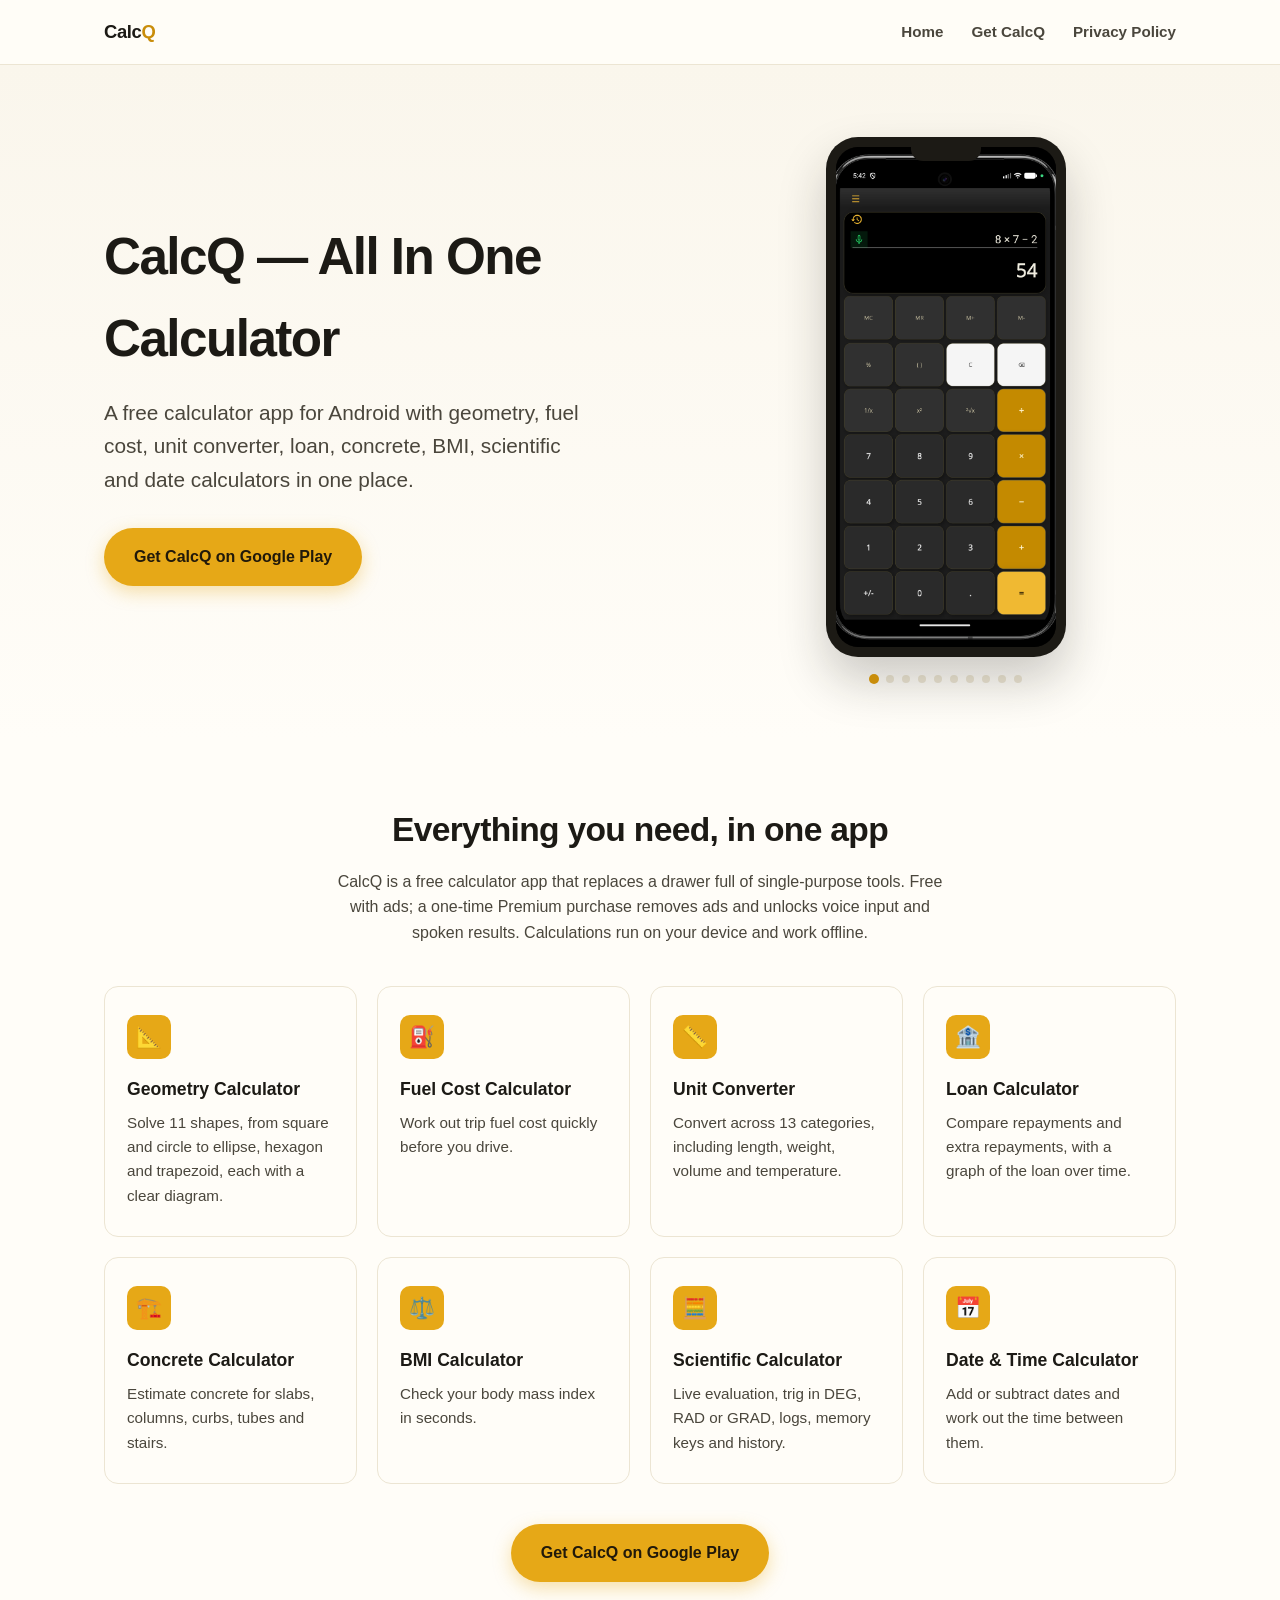
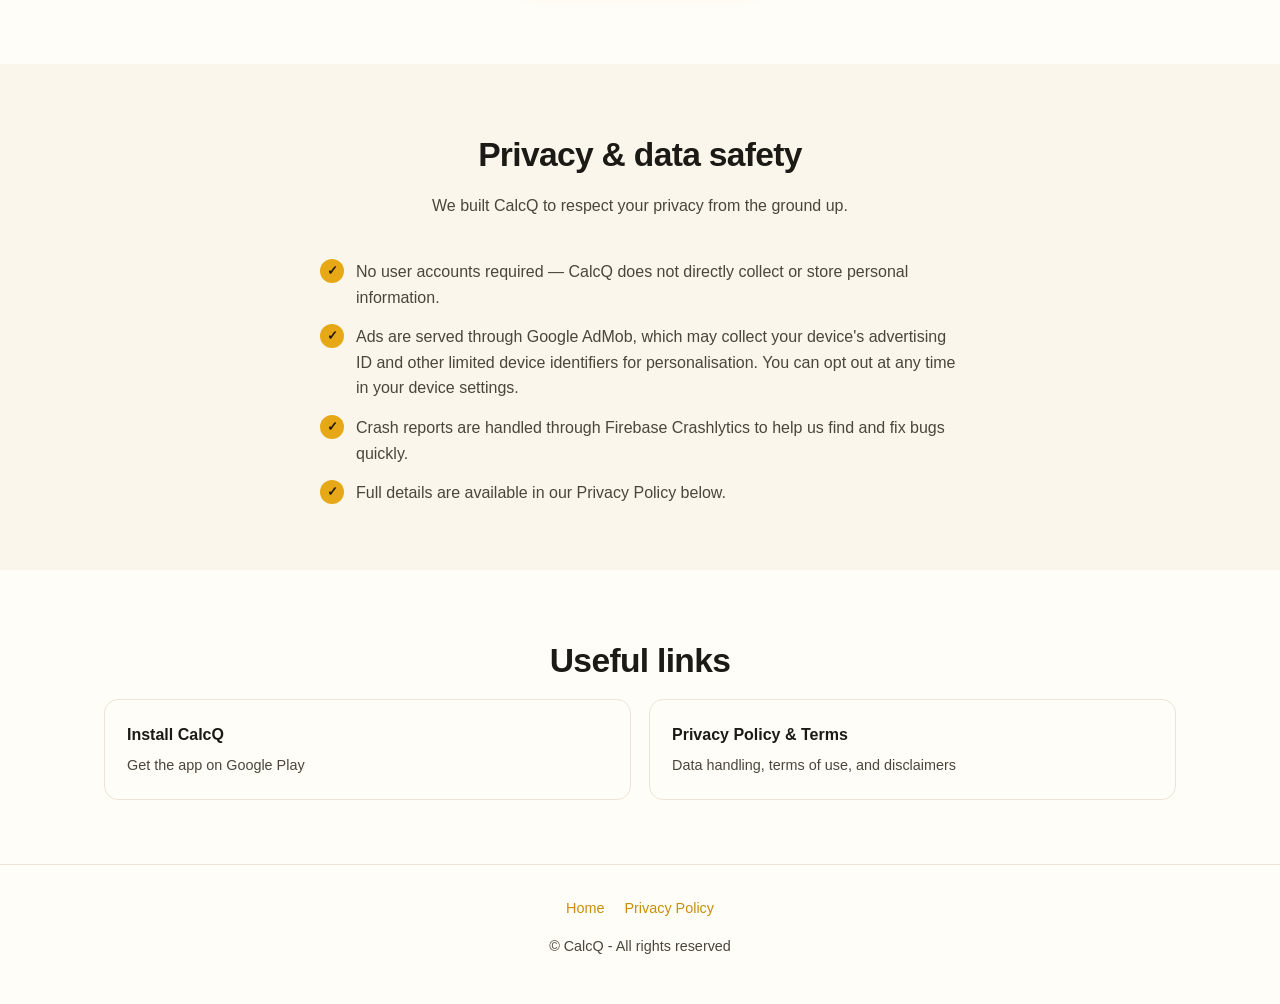
<file: index.html>
<!DOCTYPE html>
<html lang="en">
<head>
<!-- Google tag (gtag.js) -->
<script async src="https://www.googletagmanager.com/gtag/js?id=G-J29QKY971H"></script>
<script>
  window.dataLayer = window.dataLayer || [];
  function gtag(){dataLayer.push(arguments);}
  gtag('js', new Date());

  gtag('config', 'G-J29QKY971H');
</script>
<meta charset="UTF-8">
<meta name="viewport" content="width=device-width, initial-scale=1.0">
<title>CalcQ - Free All-In-One Calculator App for Android</title>
<meta name="description" content="Free calculator app for Android: geometry, fuel cost, unit converter, loan, concrete, BMI, scientific and date calculators in one app. Works offline.">
<link rel="canonical" href="https://montechapps.github.io/">
<meta property="og:type" content="website">
<meta property="og:title" content="CalcQ - Free All-In-One Calculator App for Android">
<meta property="og:description" content="Geometry, fuel cost, unit converter, loan, concrete, BMI, scientific and date calculators in one free Android app.">
<meta property="og:image" content="https://montechapps.github.io/images/screenshots/05.png">
<link rel="stylesheet" href="style.css">
</head>
<!-- Replace images/screenshots/01.png-10.png with real app screenshots (same filenames) -->

<body>

<header class="site-nav">
  <div class="wrap">
    <a class="brand" href="index.html">Calc<span class="accent">Q</span></a>
    <ul class="nav-links">
      <li><a href="index.html">Home</a></li>
      <li><a href="https://play.google.com/store/apps/details?id=com.calcq.calculator&referrer=utm_source%3Dwebsite%26utm_medium%3Dreferral%26utm_campaign%3Dsite" target="_blank" rel="noopener">Get CalcQ</a></li>
      <li><a href="privacy.html">Privacy Policy</a></li>
    </ul>
  </div>
</header>

<section class="hero">
  <div class="wrap hero-grid">
    <div class="hero-copy">
      <h1>CalcQ &mdash; All In One Calculator</h1>
      <p class="tagline">A free calculator app for Android with geometry, fuel cost, unit converter, loan, concrete, BMI, scientific and date calculators in one place.</p>
      <div class="hero-actions">
        <a class="btn btn-primary" href="https://play.google.com/store/apps/details?id=com.calcq.calculator&referrer=utm_source%3Dwebsite%26utm_medium%3Dreferral%26utm_campaign%3Dsite" target="_blank" rel="noopener">
          Get CalcQ on Google Play
        </a>
      </div>
    </div>
    <div class="hero-showcase">
      <div class="phone-frame">
        <div class="phone-notch"></div>
        <div class="phone-screen" id="slideshow">
          <img src="images/screenshots/01.png" alt="CalcQ scientific calculator screen" class="slide active">
          <img src="images/screenshots/02.png" alt="CalcQ voice input calculation" class="slide">
          <img src="images/screenshots/03.png" alt="CalcQ BMI calculator" class="slide">
          <img src="images/screenshots/04.png" alt="CalcQ unit converter, area" class="slide">
          <img src="images/screenshots/05.png" alt="CalcQ calculator tools home screen" class="slide">
          <img src="images/screenshots/06.png" alt="CalcQ date add and subtract calculator" class="slide">
          <img src="images/screenshots/07.png" alt="CalcQ loan repayment calculator with graph" class="slide">
          <img src="images/screenshots/08.png" alt="CalcQ navigation menu" class="slide">
          <img src="images/screenshots/09.png" alt="CalcQ fuel cost calculator" class="slide">
          <img src="images/screenshots/10.png" alt="CalcQ calculation history" class="slide">
        </div>
      </div>
      <div class="slide-dots" id="slideDots"></div>
    </div>
  </div>
</section>

<section id="features">
  <div class="wrap">
    <h2>Everything you need, in one app</h2>
    <p class="section-lead">CalcQ is a free calculator app that replaces a drawer full of single-purpose tools. Free with ads; a one-time Premium purchase removes ads and unlocks voice input and spoken results. Calculations run on your device and work offline.</p>
    <div class="card-grid">
      <div class="card">
        <div class="icon">📐</div>
        <h3>Geometry Calculator</h3>
        <p>Solve 11 shapes, from square and circle to ellipse, hexagon and trapezoid, each with a clear diagram.</p>
      </div>
      <div class="card">
        <div class="icon">⛽</div>
        <h3>Fuel Cost Calculator</h3>
        <p>Work out trip fuel cost quickly before you drive.</p>
      </div>
      <div class="card">
        <div class="icon">📏</div>
        <h3>Unit Converter</h3>
        <p>Convert across 13 categories, including length, weight, volume and temperature.</p>
      </div>
      <div class="card">
        <div class="icon">🏦</div>
        <h3>Loan Calculator</h3>
        <p>Compare repayments and extra repayments, with a graph of the loan over time.</p>
      </div>
      <div class="card">
        <div class="icon">🏗️</div>
        <h3>Concrete Calculator</h3>
        <p>Estimate concrete for slabs, columns, curbs, tubes and stairs.</p>
      </div>
      <div class="card">
        <div class="icon">⚖️</div>
        <h3>BMI Calculator</h3>
        <p>Check your body mass index in seconds.</p>
      </div>
      <div class="card">
        <div class="icon">🧮</div>
        <h3>Scientific Calculator</h3>
        <p>Live evaluation, trig in DEG, RAD or GRAD, logs, memory keys and history.</p>
      </div>
      <div class="card">
        <div class="icon">📅</div>
        <h3>Date &amp; Time Calculator</h3>
        <p>Add or subtract dates and work out the time between them.</p>
      </div>
    </div>
    <div class="hero-actions" style="justify-content:center;margin-top:40px">
      <a class="btn btn-primary" href="https://play.google.com/store/apps/details?id=com.calcq.calculator&referrer=utm_source%3Dwebsite%26utm_medium%3Dreferral%26utm_campaign%3Dsite" target="_blank" rel="noopener">
        Get CalcQ on Google Play
      </a>
    </div>
  </div>
</section>

<section class="section-alt" id="privacy">
  <div class="wrap">
    <h2>Privacy &amp; data safety</h2>
    <p class="section-lead">We built CalcQ to respect your privacy from the ground up.</p>
    <ul class="trust-list">
      <li>No user accounts required &mdash; CalcQ does not directly collect or store personal information.</li>
      <li>Ads are served through Google AdMob, which may collect your device's advertising ID and other limited device identifiers for personalisation. You can opt out at any time in your device settings.</li>
      <li>Crash reports are handled through Firebase Crashlytics to help us find and fix bugs quickly.</li>
      <li>Full details are available in our Privacy Policy below.</li>
    </ul>
  </div>
</section>

<section id="links">
  <div class="wrap">
    <h2>Useful links</h2>
    <div class="link-cards">
      <a class="link-card" href="https://play.google.com/store/apps/details?id=com.calcq.calculator&referrer=utm_source%3Dwebsite%26utm_medium%3Dreferral%26utm_campaign%3Dsite" target="_blank" rel="noopener">Install CalcQ
        <span>Get the app on Google Play</span>
      </a>
      <a class="link-card" href="privacy.html">Privacy Policy &amp; Terms
        <span>Data handling, terms of use, and disclaimers</span>
      </a>
    </div>
  </div>
</section>

<footer>
  <nav>
    <a href="index.html">Home</a>
    <a href="privacy.html">Privacy Policy</a>
  </nav>
  <p>&copy; CalcQ - All rights reserved</p>
</footer>

<script src="slideshow.js"></script>
</body>
</html>
</file>
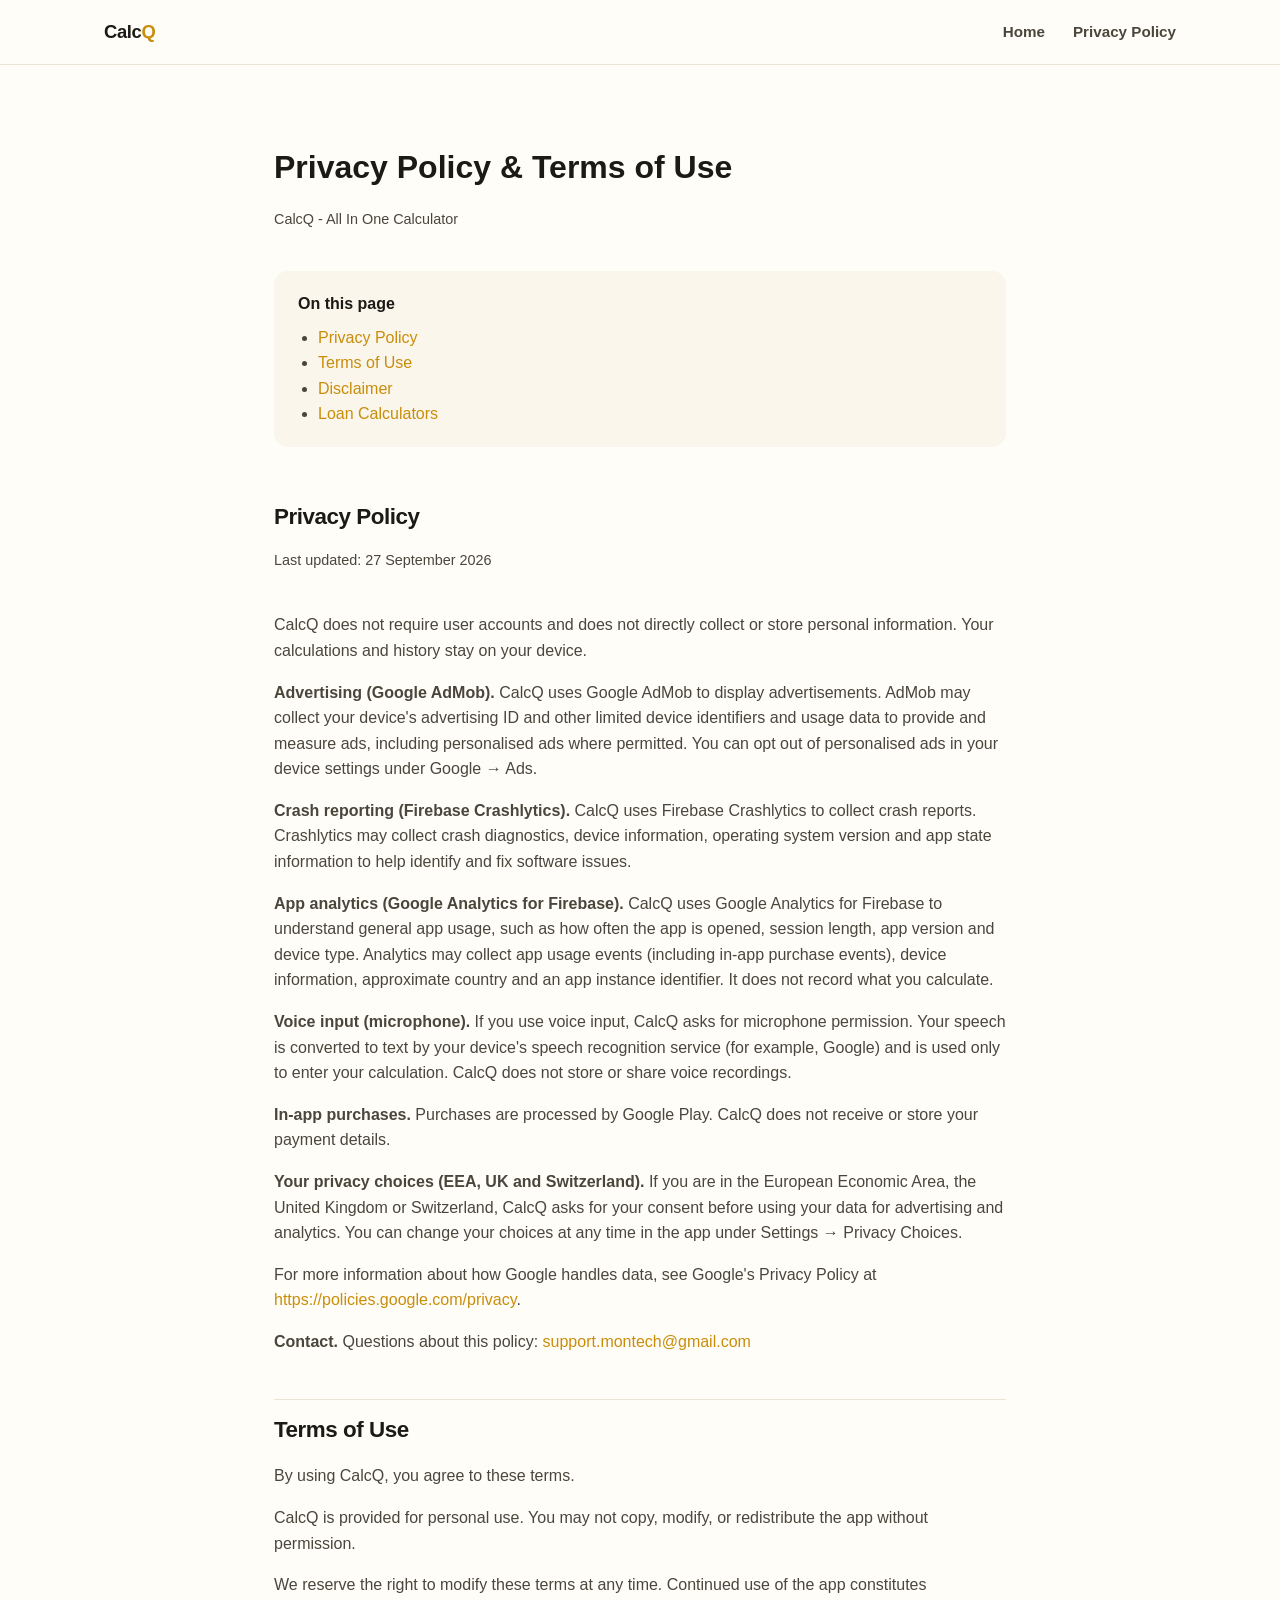
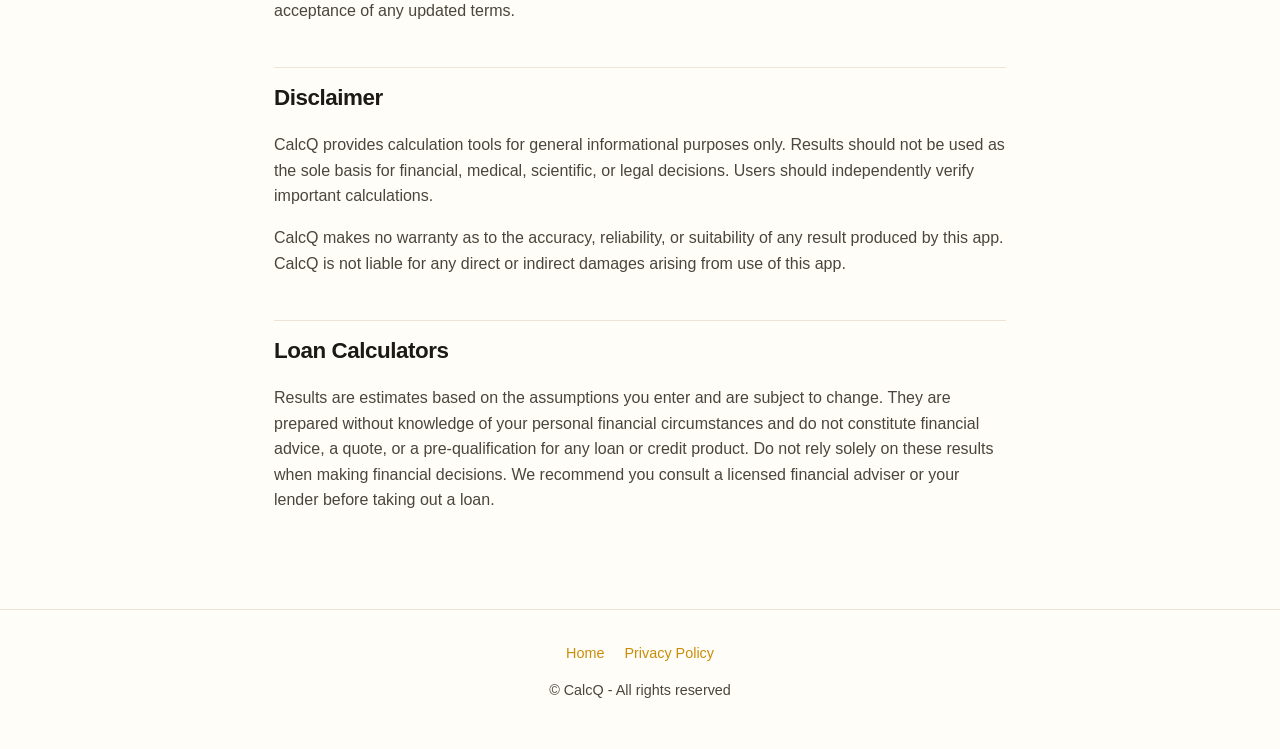
<file: privacy.html>
<!DOCTYPE html>
<html lang="en">
<head>
<!-- Google tag (gtag.js) -->
<script async src="https://www.googletagmanager.com/gtag/js?id=G-J29QKY971H"></script>
<script>
  window.dataLayer = window.dataLayer || [];
  function gtag(){dataLayer.push(arguments);}
  gtag('js', new Date());

  gtag('config', 'G-J29QKY971H');
</script>
<meta charset="UTF-8">
<meta name="viewport" content="width=device-width, initial-scale=1.0">
<title>Privacy Policy & Terms of Use - CalcQ</title>
<meta name="description" content="Privacy Policy, Terms of Use, and Disclaimer for the CalcQ All In One Calculator app.">
<link rel="canonical" href="https://montechapps.github.io/privacy.html">
<link rel="stylesheet" href="style.css">
</head>
<body>

<header class="site-nav">
  <div class="wrap">
    <a class="brand" href="index.html">Calc<span class="accent">Q</span></a>
    <ul class="nav-links">
      <li><a href="index.html">Home</a></li>
      <li><a href="privacy.html">Privacy Policy</a></li>
    </ul>
  </div>
</header>

<main class="legal">
  <div class="wrap">
    <h1>Privacy Policy &amp; Terms of Use</h1>
    <p class="updated">CalcQ - All In One Calculator</p>

    <div class="toc">
      <p>On this page</p>
      <ul>
        <li><a href="#privacy-policy">Privacy Policy</a></li>
        <li><a href="#terms-of-use">Terms of Use</a></li>
        <li><a href="#disclaimer">Disclaimer</a></li>
        <li><a href="#loan-calculators">Loan Calculators</a></li>
      </ul>
    </div>

    <h2 id="privacy-policy">Privacy Policy</h2>
    <p class="updated">Last updated: 27 September 2026</p>
    <p>CalcQ does not require user accounts and does not directly collect or store personal information. Your calculations and history stay on your device.</p>
    <p><strong>Advertising (Google AdMob).</strong> CalcQ uses Google AdMob to display advertisements. AdMob may collect your device's advertising ID and other limited device identifiers and usage data to provide and measure ads, including personalised ads where permitted. You can opt out of personalised ads in your device settings under Google &rarr; Ads.</p>
    <p><strong>Crash reporting (Firebase Crashlytics).</strong> CalcQ uses Firebase Crashlytics to collect crash reports. Crashlytics may collect crash diagnostics, device information, operating system version and app state information to help identify and fix software issues.</p>
    <p><strong>App analytics (Google Analytics for Firebase).</strong> CalcQ uses Google Analytics for Firebase to understand general app usage, such as how often the app is opened, session length, app version and device type. Analytics may collect app usage events (including in-app purchase events), device information, approximate country and an app instance identifier. It does not record what you calculate.</p>
    <p><strong>Voice input (microphone).</strong> If you use voice input, CalcQ asks for microphone permission. Your speech is converted to text by your device's speech recognition service (for example, Google) and is used only to enter your calculation. CalcQ does not store or share voice recordings.</p>
    <p><strong>In-app purchases.</strong> Purchases are processed by Google Play. CalcQ does not receive or store your payment details.</p>
    <p><strong>Your privacy choices (EEA, UK and Switzerland).</strong> If you are in the European Economic Area, the United Kingdom or Switzerland, CalcQ asks for your consent before using your data for advertising and analytics. You can change your choices at any time in the app under Settings &rarr; Privacy Choices.</p>
    <p>For more information about how Google handles data, see Google's Privacy Policy at <a href="https://policies.google.com/privacy" target="_blank" rel="noopener">https://policies.google.com/privacy</a>.</p>
    <p><strong>Contact.</strong> Questions about this policy: <a href="mailto:support.montech@gmail.com">support.montech@gmail.com</a></p>

    <h2 id="terms-of-use">Terms of Use</h2>
    <p>By using CalcQ, you agree to these terms.</p>
    <p>CalcQ is provided for personal use. You may not copy, modify, or redistribute the app without permission.</p>
    <p>We reserve the right to modify these terms at any time. Continued use of the app constitutes acceptance of any updated terms.</p>

    <h2 id="disclaimer">Disclaimer</h2>
    <p>CalcQ provides calculation tools for general informational purposes only. Results should not be used as the sole basis for financial, medical, scientific, or legal decisions. Users should independently verify important calculations.</p>
    <p>CalcQ makes no warranty as to the accuracy, reliability, or suitability of any result produced by this app. CalcQ is not liable for any direct or indirect damages arising from use of this app.</p>

    <h2 id="loan-calculators">Loan Calculators</h2>
    <p>Results are estimates based on the assumptions you enter and are subject to change. They are prepared without knowledge of your personal financial circumstances and do not constitute financial advice, a quote, or a pre-qualification for any loan or credit product. Do not rely solely on these results when making financial decisions. We recommend you consult a licensed financial adviser or your lender before taking out a loan.</p>
  </div>
</main>

<footer>
  <nav>
    <a href="index.html">Home</a>
    <a href="privacy.html">Privacy Policy</a>
  </nav>
  <p>&copy; CalcQ - All rights reserved</p>
</footer>

</body>
</html>
</file>
<file: style.css>
:root {
  --ink: #1c1a15;
  --ink-soft: #4a463c;
  --paper: #fffdf8;
  --cream: #faf6ec;
  --gold: #e6a817;
  --gold-dark: #c98d0a;
  --card-border: #ece5d3;
  --radius: 14px;
  --max-width: 1120px;
}

* { box-sizing: border-box; }

html { scroll-behavior: smooth; }

body {
  margin: 0;
  font-family: -apple-system, BlinkMacSystemFont, "Segoe UI", Roboto, Helvetica, Arial, sans-serif;
  color: var(--ink);
  background: var(--paper);
  line-height: 1.6;
}

a { color: var(--gold-dark); text-decoration: none; }
a:hover { text-decoration: underline; }

img { max-width: 100%; display: block; }

.wrap {
  max-width: var(--max-width);
  margin: 0 auto;
  padding: 0 24px;
}

/* Nav */
.site-nav {
  position: sticky;
  top: 0;
  z-index: 50;
  background: rgba(255, 253, 248, 0.9);
  backdrop-filter: saturate(180%) blur(8px);
  border-bottom: 1px solid var(--card-border);
}

.site-nav .wrap {
  display: flex;
  align-items: center;
  justify-content: space-between;
  height: 64px;
}

.brand {
  font-weight: 800;
  font-size: 1.15rem;
  color: var(--ink);
  letter-spacing: -0.02em;
}

.brand:hover { text-decoration: none; }

.brand .accent { color: var(--gold-dark); }

.nav-links {
  display: flex;
  gap: 28px;
  list-style: none;
  margin: 0;
  padding: 0;
}

.nav-links a {
  color: var(--ink-soft);
  font-weight: 600;
  font-size: 0.95rem;
}

.nav-links a:hover { color: var(--ink); text-decoration: none; }

/* Hero */
.hero {
  background: linear-gradient(180deg, var(--cream) 0%, var(--paper) 100%);
  padding: 72px 0 56px;
}

.hero-grid {
  display: grid;
  grid-template-columns: 1.1fr 0.9fr;
  gap: 48px;
  align-items: center;
}

.hero-copy { text-align: left; }

.hero h1 {
  font-size: clamp(2rem, 5vw, 3.2rem);
  margin: 0 0 16px;
  letter-spacing: -0.03em;
  font-weight: 800;
}

.hero .tagline {
  font-size: clamp(1.05rem, 2vw, 1.3rem);
  color: var(--ink-soft);
  max-width: 480px;
  margin: 0 0 32px;
}

.hero-actions {
  display: flex;
  gap: 14px;
  flex-wrap: wrap;
  margin-bottom: 18px;
}

.hero-note {
  max-width: 560px;
  color: var(--ink-soft);
  margin: 0;
}

.hero-showcase {
  display: flex;
  flex-direction: column;
  align-items: center;
  gap: 18px;
}

.phone-frame {
  position: relative;
  width: 240px;
  aspect-ratio: 9 / 19.5;
  background: var(--ink);
  border-radius: 32px;
  padding: 10px;
  box-shadow: 0 24px 48px rgba(28, 26, 21, 0.22);
}

.phone-notch {
  position: absolute;
  top: 10px;
  left: 50%;
  transform: translateX(-50%);
  width: 70px;
  height: 14px;
  background: var(--ink);
  border-radius: 0 0 12px 12px;
  z-index: 2;
}

.phone-screen {
  position: relative;
  width: 100%;
  height: 100%;
  border-radius: 22px;
  overflow: hidden;
  background: #0c0b09;
}

.phone-screen .slide {
  position: absolute;
  inset: 0;
  width: 100%;
  height: 100%;
  object-fit: cover;
  opacity: 0;
  transition: opacity 0.5s ease;
}

.phone-screen .slide.active {
  opacity: 1;
}

.slide-dots {
  display: flex;
  gap: 8px;
}

.slide-dot {
  width: 8px;
  height: 8px;
  border-radius: 50%;
  border: none;
  background: var(--card-border);
  cursor: pointer;
  padding: 0;
  transition: background 0.2s ease, transform 0.2s ease;
}

.slide-dot.active {
  background: var(--gold-dark);
  transform: scale(1.25);
}

@media (max-width: 820px) {
  .hero-grid {
    grid-template-columns: 1fr;
    text-align: center;
  }
  .hero-copy { text-align: center; }
  .hero .tagline { margin-left: auto; margin-right: auto; }
  .hero-actions { justify-content: center; }
  .hero-note { margin-left: auto; margin-right: auto; }
}

.btn {
  display: inline-flex;
  align-items: center;
  gap: 10px;
  padding: 14px 28px;
  border-radius: 999px;
  font-weight: 700;
  font-size: 1rem;
  border: 2px solid transparent;
  cursor: pointer;
  transition: transform 0.15s ease, box-shadow 0.15s ease, background 0.15s ease;
}

.btn:hover { text-decoration: none; transform: translateY(-2px); }

.btn-primary {
  background: var(--gold);
  color: #21190a;
  box-shadow: 0 6px 18px rgba(230, 168, 23, 0.35);
}

.btn-primary:hover {
  background: var(--gold-dark);
  box-shadow: 0 8px 22px rgba(201, 141, 10, 0.4);
}

.btn-outline {
  background: transparent;
  border-color: var(--card-border);
  color: var(--ink);
}

.btn-outline:hover { border-color: var(--gold-dark); color: var(--gold-dark); }

/* Sections */
section { padding: 64px 0; }

.section-alt { background: var(--cream); }

h2 {
  font-size: clamp(1.6rem, 3vw, 2.1rem);
  letter-spacing: -0.02em;
  margin: 0 0 12px;
  text-align: center;
}

.section-lead {
  text-align: center;
  color: var(--ink-soft);
  max-width: 620px;
  margin: 0 auto 40px;
}

/* Feature cards */
.card-grid {
  display: grid;
  grid-template-columns: repeat(auto-fit, minmax(220px, 1fr));
  gap: 20px;
}

.card {
  background: var(--paper);
  border: 1px solid var(--card-border);
  border-radius: var(--radius);
  padding: 28px 22px;
  transition: transform 0.15s ease, box-shadow 0.15s ease;
}

.card:hover {
  transform: translateY(-4px);
  box-shadow: 0 12px 28px rgba(28, 26, 21, 0.08);
}

.card .icon {
  width: 44px;
  height: 44px;
  border-radius: 10px;
  background: var(--gold);
  display: flex;
  align-items: center;
  justify-content: center;
  font-size: 1.3rem;
  margin-bottom: 16px;
}

.card h3 {
  margin: 0 0 8px;
  font-size: 1.1rem;
}

.card p {
  margin: 0;
  color: var(--ink-soft);
  font-size: 0.95rem;
}

/* Trust / privacy section */
.trust-list {
  list-style: none;
  padding: 0;
  margin: 0 auto;
  max-width: 640px;
  display: flex;
  flex-direction: column;
  gap: 14px;
}

.trust-list li {
  display: flex;
  gap: 12px;
  align-items: flex-start;
  color: var(--ink-soft);
}

.trust-list li::before {
  content: "\2713";
  flex-shrink: 0;
  width: 24px;
  height: 24px;
  border-radius: 50%;
  background: var(--gold);
  color: #21190a;
  font-weight: 800;
  font-size: 0.8rem;
  display: flex;
  align-items: center;
  justify-content: center;
}

/* Links row (privacy/terms/ads.txt) */
.link-cards {
  display: grid;
  grid-template-columns: repeat(auto-fit, minmax(200px, 1fr));
  gap: 18px;
}

.link-card {
  display: block;
  background: var(--paper);
  border: 1px solid var(--card-border);
  border-radius: var(--radius);
  padding: 22px;
  font-weight: 700;
  color: var(--ink);
  transition: border-color 0.15s ease, transform 0.15s ease;
}

.link-card:hover {
  text-decoration: none;
  border-color: var(--gold-dark);
  transform: translateY(-3px);
}

.link-card span {
  display: block;
  font-weight: 400;
  color: var(--ink-soft);
  font-size: 0.9rem;
  margin-top: 6px;
}

/* Footer */
footer {
  border-top: 1px solid var(--card-border);
  padding: 32px 0;
  text-align: center;
  color: var(--ink-soft);
  font-size: 0.9rem;
}

footer nav {
  display: flex;
  justify-content: center;
  gap: 20px;
  margin-bottom: 12px;
  flex-wrap: wrap;
}

/* Legal content pages */
.legal {
  padding: 56px 0 80px;
}

.legal .wrap { max-width: 780px; }

.legal h1 {
  font-size: 2rem;
  margin-bottom: 8px;
}

.legal .updated {
  color: var(--ink-soft);
  font-size: 0.9rem;
  margin-bottom: 40px;
}

.legal h2 {
  text-align: left;
  font-size: 1.4rem;
  margin-top: 44px;
  padding-top: 12px;
  border-top: 1px solid var(--card-border);
}

.legal h2:first-of-type { border-top: none; margin-top: 0; }

.legal p, .legal li { color: var(--ink-soft); }

.legal code {
  background: var(--cream);
  padding: 2px 6px;
  border-radius: 4px;
  font-size: 0.9em;
}

.toc {
  background: var(--cream);
  border-radius: var(--radius);
  padding: 20px 24px;
  margin-bottom: 40px;
}

.toc p { margin: 0 0 8px; font-weight: 700; color: var(--ink); }

.toc ul { margin: 0; padding-left: 20px; }

pre.code-block {
  background: var(--ink);
  color: #f5e9c8;
  padding: 18px 20px;
  border-radius: 10px;
  overflow-x: auto;
  font-size: 0.92rem;
}

@media (max-width: 640px) {
  .nav-links { gap: 16px; }
  .nav-links a { font-size: 0.85rem; }
  section { padding: 48px 0; }
}
</file>
